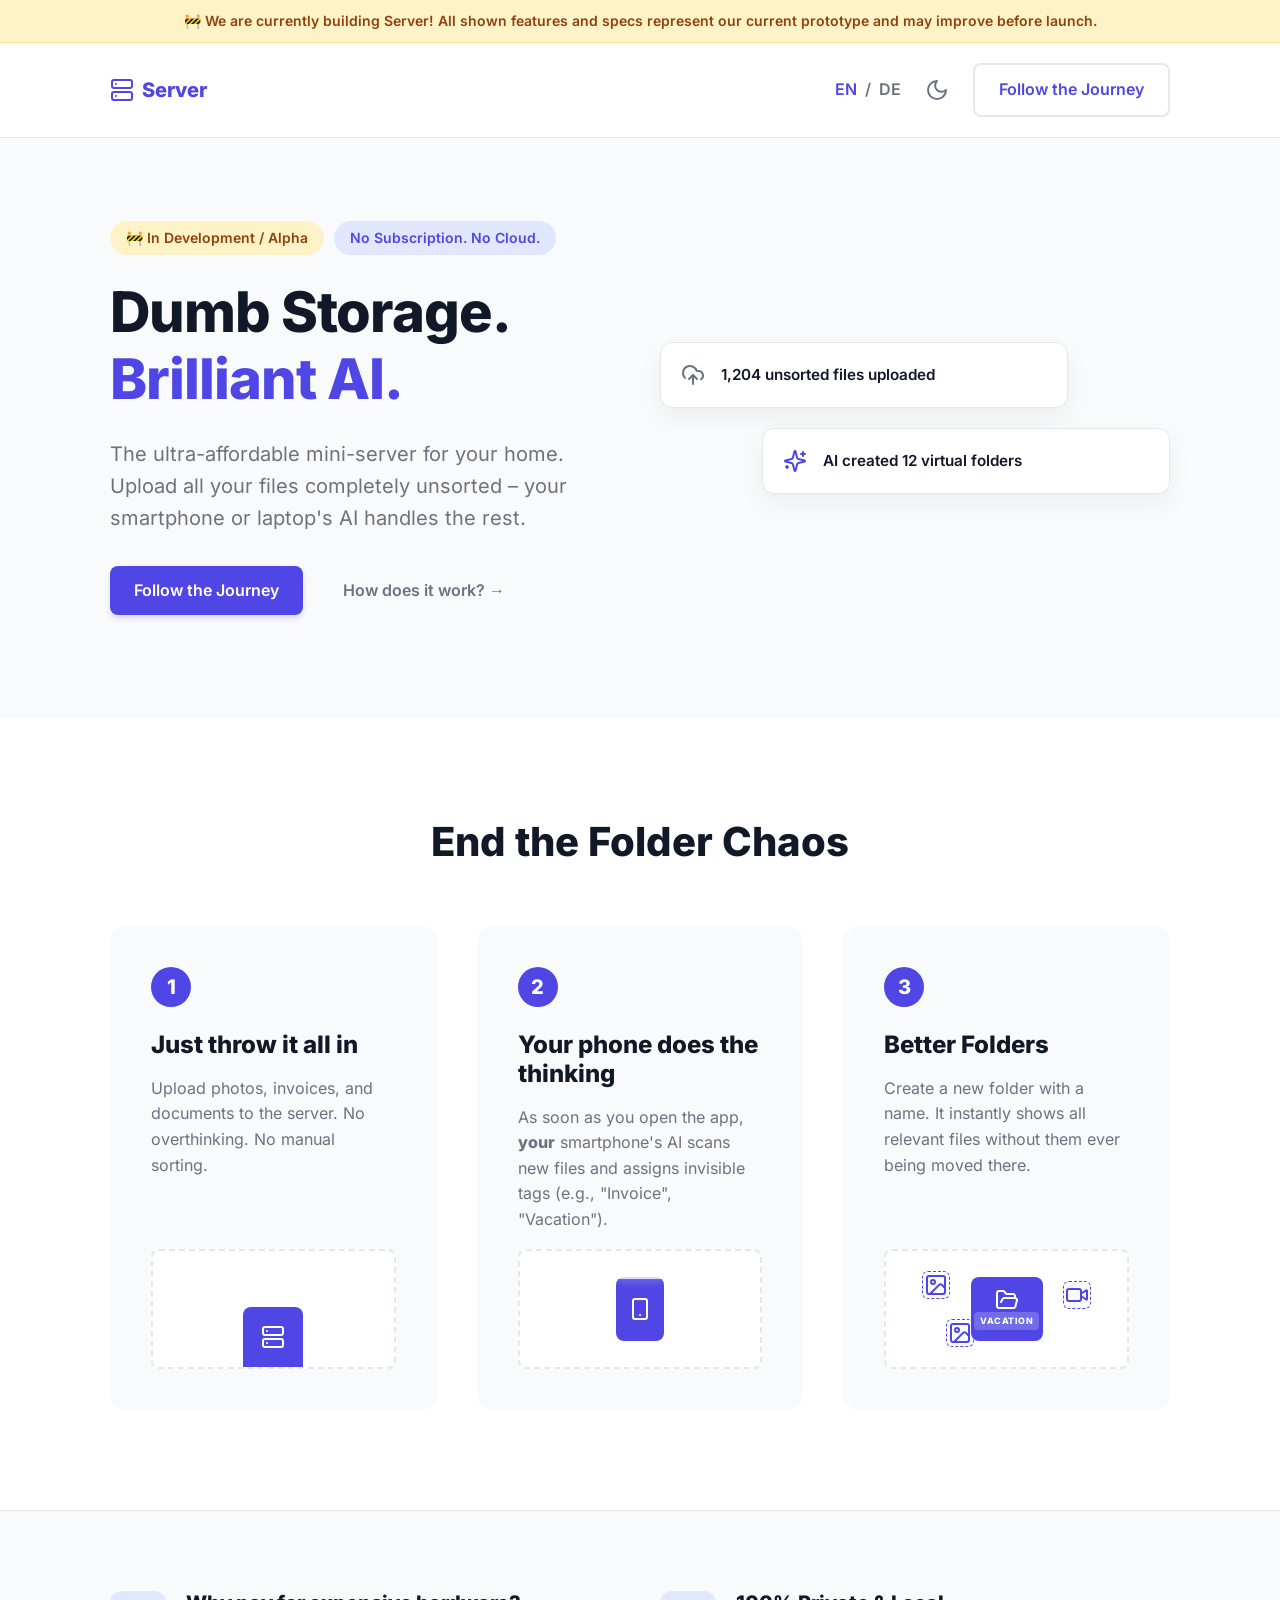
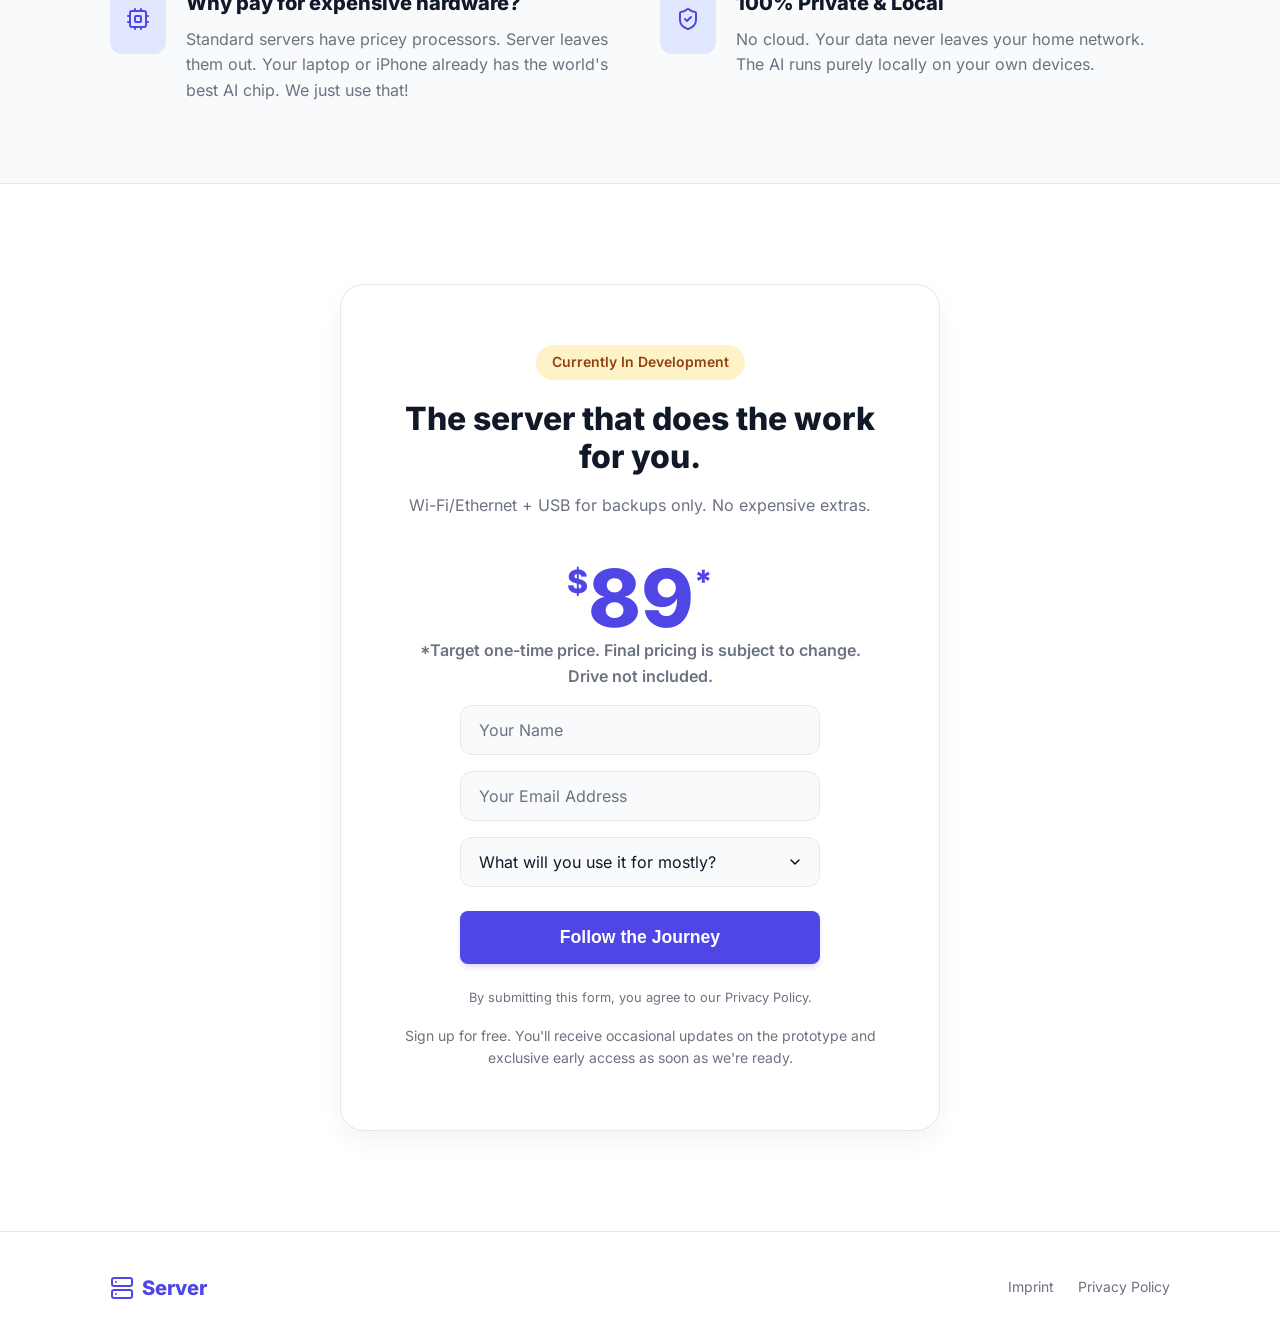
<file: index.html>
<!DOCTYPE html>
<html lang="en">

<head>
    <meta charset="UTF-8">
    <meta name="viewport" content="width=device-width, initial-scale=1.0">
    <title>Server | Dumb Storage. Brilliant AI.</title>
    <link rel="stylesheet" href="styles.css">
    <link rel="stylesheet" href="assets/fonts/inter.css">
    <script src="assets/js/lucide.min.js"></script>
    <script>
        // Check for saved theme preference or system preference EARLY to avoid flash
        const initialTheme = localStorage.getItem('theme') || (window.matchMedia('(prefers-color-scheme: dark)').matches ? 'dark' : 'light');
        document.documentElement.dataset.theme = initialTheme;
    </script>
</head>

<body>
    <div class="dev-banner">
        <span>🚧 We are currently building Server! All shown features and specs represent our current prototype
            and may improve before launch.</span>
    </div>
    <nav class="navbar">
        <div class="container nav-container">
            <div class="logo">
                <i data-lucide="server"></i>
                <span>Server</span>
            </div>
            <div class="nav-actions">
                <div class="lang-switch">
                    <a href="index.html" class="active">EN</a>
                    <span>/</span>
                    <a href="index-de.html">DE</a>
                </div>
                <button id="theme-toggle" class="theme-toggle" aria-label="Toggle dark mode">
                    <i data-lucide="sun" class="sun-icon"></i>
                    <i data-lucide="moon" class="moon-icon"></i>
                </button>
                <a href="#buy" class="btn btn-outline">Follow the Journey</a>
            </div>
        </div>
    </nav>
    <header class="hero">
        <div class="container hero-container">
            <div class="hero-text">
                <div class="badge-group">
                    <div class="badge dev-badge">🚧 In Development / Alpha</div>
                    <div class="badge">No Subscription. No Cloud.</div>
                </div>
                <h1>Dumb Storage.<br><span class="highlight">Brilliant AI.</span></h1>
                <p>The ultra-affordable mini-server for your home. Upload all your files completely unsorted – your
                    smartphone or laptop's AI handles the rest.</p>
                <div class="hero-buttons">
                    <a href="#buy" class="btn btn-primary">Follow the Journey</a>
                    <a href="#how-it-works" class="btn btn-text">How does it work? &rarr;</a>
                </div>
            </div>
            <div class="hero-image">
                <div class="floating-card">
                    <i data-lucide="upload-cloud" class="card-icon"></i>
                    <p>1,204 unsorted files uploaded</p>
                </div>
                <div class="floating-card card-right">
                    <i data-lucide="sparkles" class="card-icon highlight-icon"></i>
                    <p>AI created 12 virtual folders</p>
                </div>
            </div>
        </div>
    </header>

    <section id="how-it-works" class="how-it-works">
        <div class="container">
            <h2 class="section-title">End the Folder Chaos</h2>
            <div class="steps-grid">
                <div class="step-card">
                    <div class="step-number">1</div>
                    <h3>Just throw it all in</h3>
                    <p>Upload photos, invoices, and documents to the server. No overthinking. No manual sorting.</p>
                    <div class="step-viz">
                        <div class="viz-server-box">
                            <i data-lucide="server"></i>
                        </div>
                        <div class="viz-file viz-file-1"><i data-lucide="image"></i></div>
                        <div class="viz-file viz-file-2"><i data-lucide="file-text"></i></div>
                        <div class="viz-file viz-file-3"><i data-lucide="folder"></i></div>
                    </div>
                </div>
                <div class="step-card">
                    <div class="step-number">2</div>
                    <h3>Your phone does the thinking</h3>
                    <p>As soon as you open the app, <b>your</b> smartphone's AI scans new files and assigns invisible
                        tags (e.g., "Invoice", "Vacation").</p>
                    <div class="step-viz step-viz-2">
                        <div class="viz-phone">
                            <i data-lucide="smartphone"></i>
                            <div class="viz-scan-line"></div>
                        </div>
                        <div class="viz-tag viz-tag-1">Invoice</div>
                        <div class="viz-tag viz-tag-2">Vacation</div>
                    </div>
                </div>
                <div class="step-card">
                    <div class="step-number">3</div>
                    <h3>Better Folders</h3>
                    <p>Create a new folder with a name. It instantly shows all relevant files without them ever
                        being moved there.</p>
                    <div class="step-viz step-viz-3">
                        <div class="viz-folder">
                            <i data-lucide="folder-open"></i>
                            <div class="viz-folder-label">Vacation</div>
                        </div>
                        <div class="viz-linked-file viz-linked-1"><i data-lucide="image"></i></div>
                        <div class="viz-linked-file viz-linked-2"><i data-lucide="image"></i></div>
                        <div class="viz-linked-file viz-linked-3"><i data-lucide="video"></i></div>
                    </div>
                </div>
            </div>
        </div>
    </section>
    <section class="benefits">
        <div class="container">
            <div class="benefits-grid">
                <div class="benefit-item">
                    <div class="icon-box"><i data-lucide="cpu"></i></div>
                    <div>
                        <h3>Why pay for expensive hardware?</h3>
                        <p>Standard servers have pricey processors. Server leaves them out. Your laptop or iPhone
                            already
                            has the world's best AI chip. We just use that!</p>
                    </div>
                </div>
                <div class="benefit-item">
                    <div class="icon-box"><i data-lucide="shield-check"></i></div>
                    <div>
                        <h3>100% Private & Local</h3>
                        <p>No cloud. Your data never leaves your home network. The AI runs purely locally on your own
                            devices.</p>
                    </div>
                </div>
            </div>
        </div>
        </div>
    </section>

    <section class="cta-section">
        <div class="container">
            <div id="buy" class="pricing-card">
                <div class="badge dev-badge" style="margin-bottom: 20px;">Currently In Development</div>
                <h2>The server that does the work for you.</h2>
                <p class="specs">Wi-Fi/Ethernet + USB for backups only. No expensive extras.</p>
                <div class="price"><span class="currency">$</span>89<span class="currency">*</span></div>
                <p class="one-time">*Target one-time price. Final pricing is subject to change.<br>Drive not included.
                </p>
                <form class="signup-form" action="https://api.web3forms.com/submit" method="POST">
                    <input type="hidden" name="access_key" value="c5b64311-1f68-48b8-be56-dd666caf0e62">
                    <input type="text" name="name" class="form-input" placeholder="Your Name" required>
                    <input type="email" name="email" class="form-input" placeholder="Your Email Address" required>
                    <select name="use_case" class="form-input" required>
                        <option value="" disabled selected>What will you use it for mostly?</option>
                        <option value="Photo Backup">Photo & Video Backup</option>
                        <option value="Document Sorting">Sorting Invoices & Documents</option>
                        <option value="Developer Server">Local Dev Environment</option>
                        <option value="Media Server">Media Streaming (Plex/Jellyfin)</option>
                        <option value="Other">Other</option>
                    </select>
                    <button type="submit" class="btn btn-primary btn-large">Follow the Journey</button>
                </form>
                <p style="font-size: 0.8rem; color: var(--text-muted); margin-top: 15px;">By submitting this form, you agree to our <a href="privacy-policy.html" style="color: var(--text-color);">Privacy Policy</a>.</p>
                <p class="guarantee">Sign up for free. You'll receive occasional updates on the prototype and exclusive
                    early access as soon as we're ready.</p>
            </div>
        </div>
    </section>

    <footer>
        <div class="container footer-container">
            <div class="logo">
                <i data-lucide="server"></i>
                <span>Server</span>
            </div>
            <div class="footer-links">
                <a href="imprint.html">Imprint</a>
                <a href="privacy-policy.html">Privacy Policy</a>

            </div>
        </div>
    </footer>

    <script>
        // Initialize icons
        lucide.createIcons();

        // Theme switching logic
        const themeToggle = document.getElementById('theme-toggle');

        themeToggle.addEventListener('click', () => {
            const html = document.documentElement;
            const newTheme = html.dataset.theme === 'dark' ? 'light' : 'dark';
            html.dataset.theme = newTheme;
            localStorage.setItem('theme', newTheme);
        });

        // Form Submission
        const form = document.querySelector('.signup-form');
        if (form) {
            form.addEventListener('submit', function (e) {
                e.preventDefault();
                const submitBtn = form.querySelector('button[type="submit"]');
                const originalText = submitBtn.textContent;
                submitBtn.textContent = 'Please wait...';
                submitBtn.style.opacity = '0.7';
                submitBtn.style.cursor = 'not-allowed';
                submitBtn.disabled = true;

                const userEmail = form.querySelector('input[name="email"]').value;

                fetch('https://api.web3forms.com/submit', {
                    method: 'POST',
                    body: new FormData(form)
                }).then(async (response) => {
                    if (response.status == 200) {
                        form.innerHTML = `<div class="success-message"><i data-lucide="check-circle" style="color: #10B981; margin-bottom: 12px; width: 48px; height: 48px;"></i><h3>Thank you!</h3><p>You have been successfully added to our list. A confirmation email has been sent to <strong>${userEmail}</strong>.</p></div>`;
                        lucide.createIcons();
                    } else {
                        submitBtn.textContent = originalText;
                        submitBtn.style.opacity = '1';
                        submitBtn.style.cursor = 'pointer';
                        submitBtn.disabled = false;
                        alert('Something went wrong. Please try again.');
                    }
                }).catch(error => {
                    submitBtn.textContent = originalText;
                    submitBtn.style.opacity = '1';
                    submitBtn.style.cursor = 'pointer';
                    submitBtn.disabled = false;
                    alert('Something went wrong. Please check your connection and try again.');
                });
            });
        }
    </script>
</body>

</html>
</file>
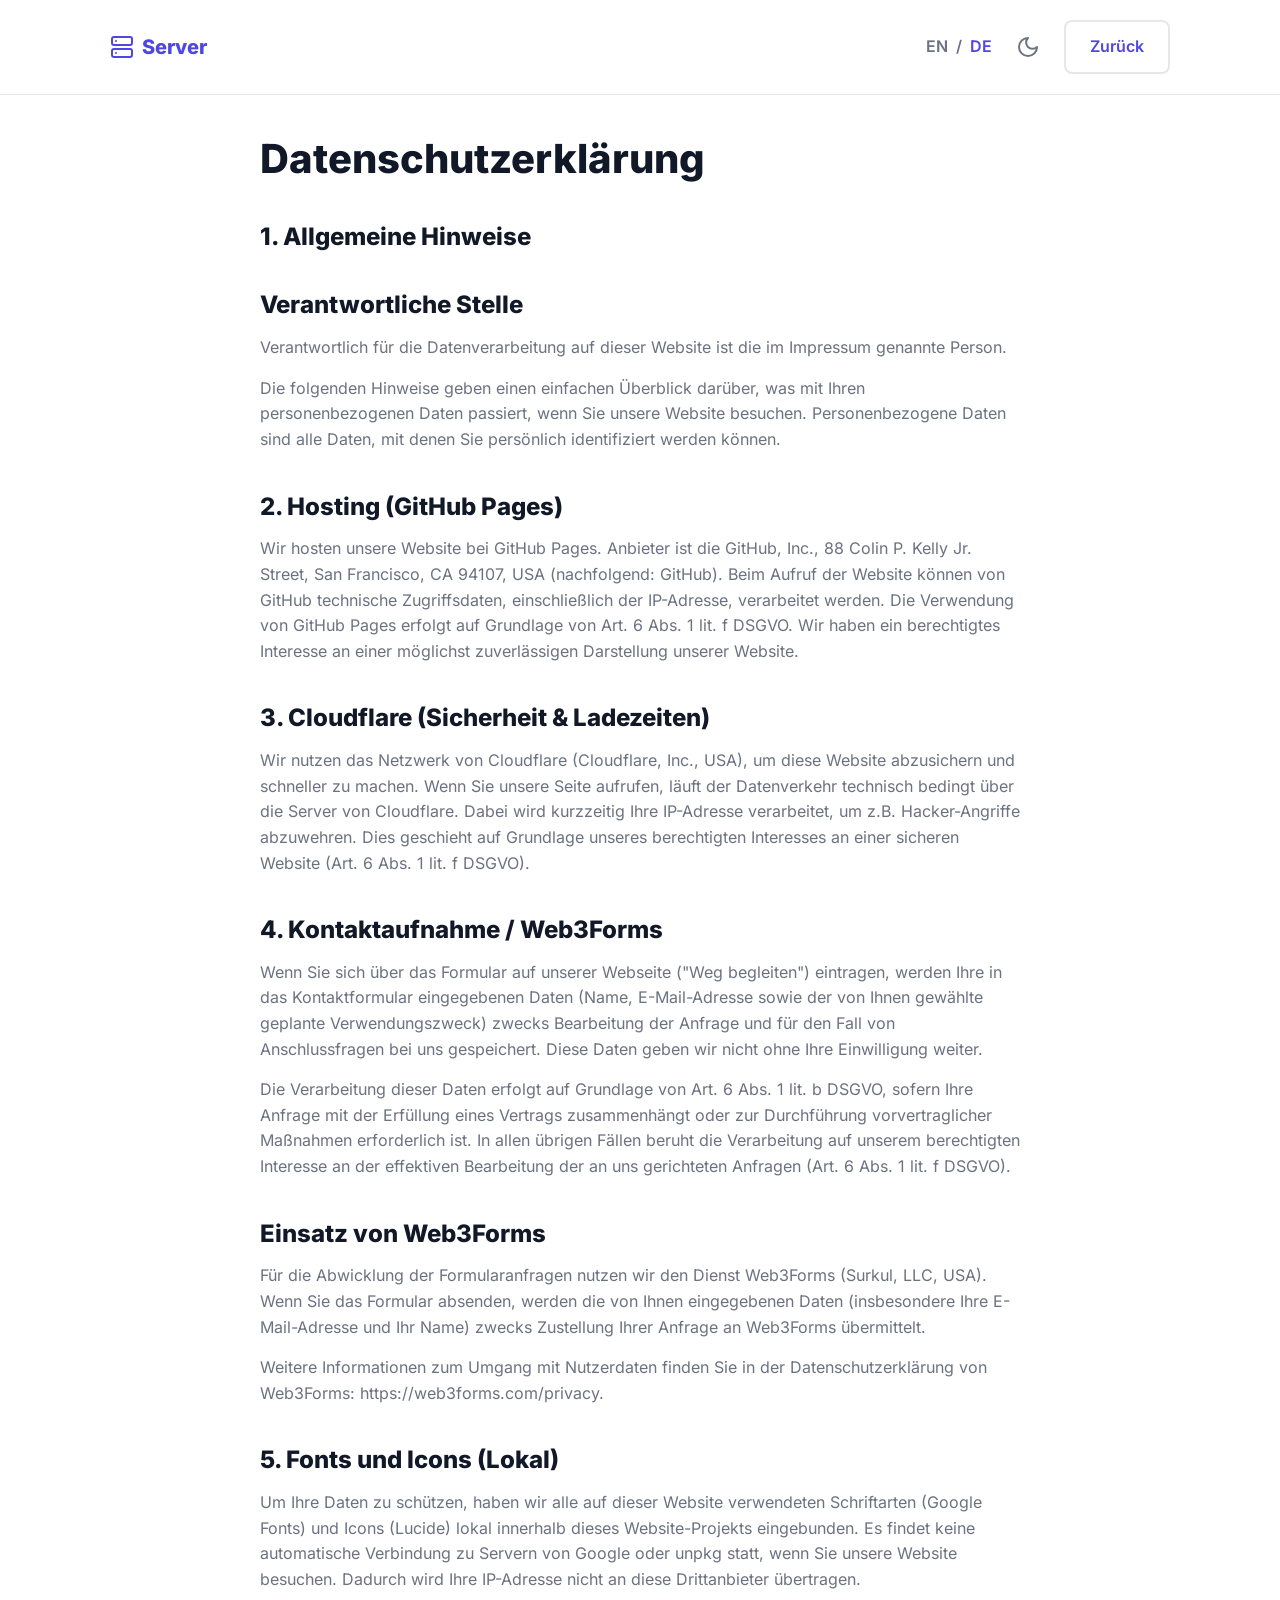
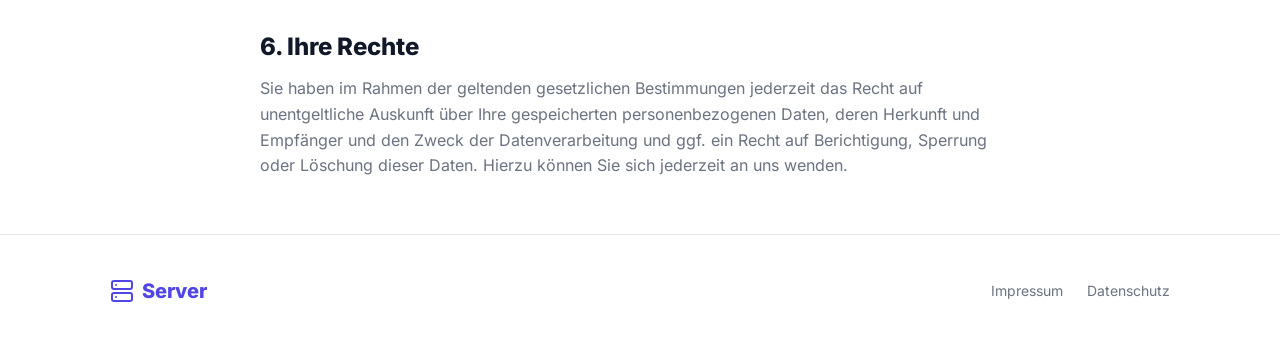
<file: datenschutz.html>
<!DOCTYPE html>
<html lang="de">
<head>
    <meta charset="UTF-8">
    <meta name="viewport" content="width=device-width, initial-scale=1.0">
    <title>Datenschutzerklärung | Server</title>
    <link rel="stylesheet" href="styles.css">
    <link rel="stylesheet" href="assets/fonts/inter.css">
    <script src="assets/js/lucide.min.js"></script>
    <script>
        const initialTheme = localStorage.getItem('theme') || (window.matchMedia('(prefers-color-scheme: dark)').matches ? 'dark' : 'light');
        document.documentElement.dataset.theme = initialTheme;
    </script>
    <style>
        .privacy-content { padding: 40px 20px; max-width: 800px; margin: 0 auto; }
        .privacy-content h1 { margin-bottom: 30px; font-size: 2.5rem; }
        .privacy-content h2, .privacy-content h3 { margin-top: 40px; margin-bottom: 15px; font-size: 1.5rem; }
        .privacy-content p, .privacy-content li { margin-bottom: 15px; color: var(--text-muted); line-height: 1.6; }
        .privacy-content ul { margin-bottom: 15px; padding-left: 20px; }
    </style>
</head>
<body>
    <nav class="navbar">
        <div class="container nav-container">
            <a href="index-de.html" style="text-decoration: none;">
                <div class="logo"><i data-lucide="server"></i><span>Server</span></div>
            </a>
            <div class="nav-actions">
                <div class="lang-switch">
                    <a href="privacy-policy.html">EN</a>
                    <span>/</span>
                    <a href="datenschutz.html" class="active">DE</a>
                </div>
                <button id="theme-toggle" class="theme-toggle"><i data-lucide="sun" class="sun-icon"></i><i data-lucide="moon" class="moon-icon"></i></button>
                <a href="index-de.html" class="btn btn-outline">Zurück</a>
            </div>
        </div>
    </nav>
    <main class="privacy-content container">
        <h1>Datenschutzerklärung</h1>


        <h2>1. Allgemeine Hinweise</h2>
        <h3>Verantwortliche Stelle</h3>
        <p>Verantwortlich für die Datenverarbeitung auf dieser Website ist die im <a href="impressum.html" style="color: var(--text-color);">Impressum</a> genannte Person.</p>
        <p>Die folgenden Hinweise geben einen einfachen Überblick darüber, was mit Ihren personenbezogenen Daten passiert, wenn Sie unsere Website besuchen. Personenbezogene Daten sind alle Daten, mit denen Sie persönlich identifiziert werden können.</p>
        
        <h2>2. Hosting (GitHub Pages)</h2>
        <p>Wir hosten unsere Website bei GitHub Pages. Anbieter ist die GitHub, Inc., 88 Colin P. Kelly Jr. Street, San Francisco, CA 94107, USA (nachfolgend: GitHub). Beim Aufruf der Website können von GitHub technische Zugriffsdaten, einschließlich der IP-Adresse, verarbeitet werden. Die Verwendung von GitHub Pages erfolgt auf Grundlage von Art. 6 Abs. 1 lit. f DSGVO. Wir haben ein berechtigtes Interesse an einer möglichst zuverlässigen Darstellung unserer Website.</p>

        <h2>3. Cloudflare (Sicherheit & Ladezeiten)</h2>
        <p>Wir nutzen das Netzwerk von Cloudflare (Cloudflare, Inc., USA), um diese Website abzusichern und schneller zu machen. Wenn Sie unsere Seite aufrufen, läuft der Datenverkehr technisch bedingt über die Server von Cloudflare. Dabei wird kurzzeitig Ihre IP-Adresse verarbeitet, um z.B. Hacker-Angriffe abzuwehren. Dies geschieht auf Grundlage unseres berechtigten Interesses an einer sicheren Website (Art. 6 Abs. 1 lit. f DSGVO).</p>

        <h2>4. Kontaktaufnahme / Web3Forms</h2>
        <p>Wenn Sie sich über das Formular auf unserer Webseite ("Weg begleiten") eintragen, werden Ihre in das Kontaktformular eingegebenen Daten (Name, E-Mail-Adresse sowie der von Ihnen gewählte geplante Verwendungszweck) zwecks Bearbeitung der Anfrage und für den Fall von Anschlussfragen bei uns gespeichert. Diese Daten geben wir nicht ohne Ihre Einwilligung weiter.</p>
        <p>Die Verarbeitung dieser Daten erfolgt auf Grundlage von Art. 6 Abs. 1 lit. b DSGVO, sofern Ihre Anfrage mit der Erfüllung eines Vertrags zusammenhängt oder zur Durchführung vorvertraglicher Maßnahmen erforderlich ist. In allen übrigen Fällen beruht die Verarbeitung auf unserem berechtigten Interesse an der effektiven Bearbeitung der an uns gerichteten Anfragen (Art. 6 Abs. 1 lit. f DSGVO).</p>
        <h3>Einsatz von Web3Forms</h3>
        <p>Für die Abwicklung der Formularanfragen nutzen wir den Dienst Web3Forms (Surkul, LLC, USA). Wenn Sie das Formular absenden, werden die von Ihnen eingegebenen Daten (insbesondere Ihre E-Mail-Adresse und Ihr Name) zwecks Zustellung Ihrer Anfrage an Web3Forms übermittelt.</p>
        <p>Weitere Informationen zum Umgang mit Nutzerdaten finden Sie in der Datenschutzerklärung von Web3Forms: <a href="https://web3forms.com/privacy" target="_blank" rel="noopener noreferrer">https://web3forms.com/privacy</a>.</p>

        <h2>5. Fonts und Icons (Lokal)</h2>
        <p>Um Ihre Daten zu schützen, haben wir alle auf dieser Website verwendeten Schriftarten (Google Fonts) und Icons (Lucide) lokal innerhalb dieses Website-Projekts eingebunden. Es findet keine automatische Verbindung zu Servern von Google oder unpkg statt, wenn Sie unsere Website besuchen. Dadurch wird Ihre IP-Adresse nicht an diese Drittanbieter übertragen.</p>

        <h2>6. Ihre Rechte</h2>
        <p>Sie haben im Rahmen der geltenden gesetzlichen Bestimmungen jederzeit das Recht auf unentgeltliche Auskunft über Ihre gespeicherten personenbezogenen Daten, deren Herkunft und Empfänger und den Zweck der Datenverarbeitung und ggf. ein Recht auf Berichtigung, Sperrung oder Löschung dieser Daten. Hierzu können Sie sich jederzeit an uns wenden.</p>
    </main>
    <footer>
        <div class="container footer-container">
            <div class="logo"><i data-lucide="server"></i><span>Server</span></div>
            <div class="footer-links">
                <a href="impressum.html">Impressum</a>
                <a href="datenschutz.html">Datenschutz</a>

            </div>
        </div>
    </footer>
    <script>
        lucide.createIcons();
        const themeToggle = document.getElementById('theme-toggle');
        themeToggle.addEventListener('click', () => {
            const html = document.documentElement;
            const newTheme = html.dataset.theme === 'dark' ? 'light' : 'dark';
            html.dataset.theme = newTheme;
            localStorage.setItem('theme', newTheme);
        });
    </script>
</body>
</html>
</file>
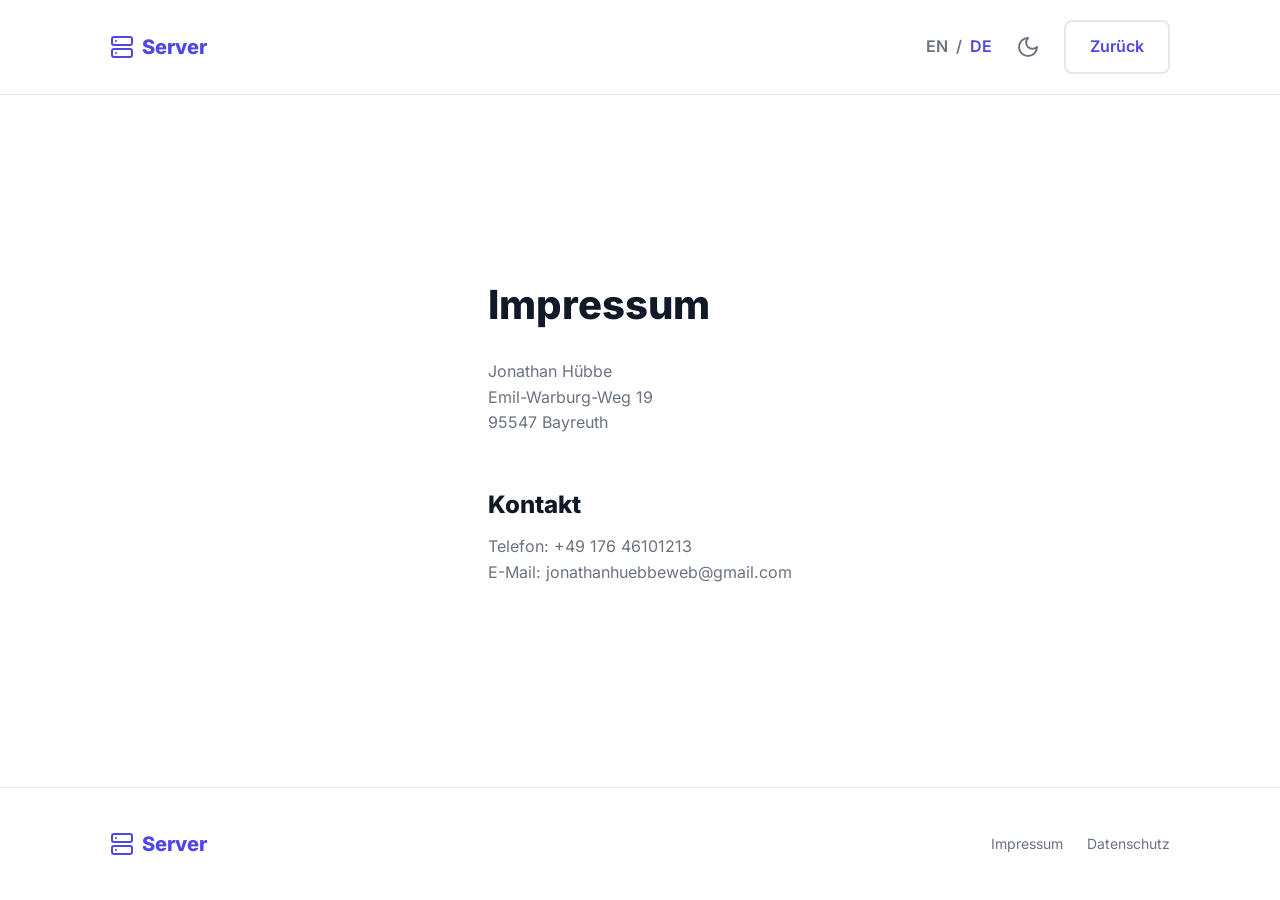
<file: impressum.html>
<!DOCTYPE html>
<html lang="de">

<head>
    <meta charset="UTF-8">
    <meta name="viewport" content="width=device-width, initial-scale=1.0">
    <title>Impressum | Server</title>
    <link rel="stylesheet" href="styles.css">
    <link rel="stylesheet" href="assets/fonts/inter.css">
    <script src="assets/js/lucide.min.js"></script>
    <script>
        const initialTheme = localStorage.getItem('theme') || (window.matchMedia('(prefers-color-scheme: dark)').matches ? 'dark' : 'light');
        document.documentElement.dataset.theme = initialTheme;
    </script>
    <style>
        .impressum-content {
            padding: 40px 20px;
            max-width: 800px;
            margin: 0 auto;
            display: flex;
            flex-direction: column;
            justify-content: center;
        }

        .impressum-content h1 {
            margin-bottom: 30px;
            font-size: 2.5rem;
        }

        .impressum-content h2 {
            margin-top: 40px;
            margin-bottom: 15px;
            font-size: 1.5rem;
        }

        .impressum-content p {
            margin-bottom: 15px;
            color: var(--text-muted);
            line-height: 1.6;
        }
    </style>
</head>

<body>
    <nav class="navbar">
        <div class="container nav-container">
            <a href="index-de.html" style="text-decoration: none;">
                <div class="logo">
                    <i data-lucide="server"></i>
                    <span>Server</span>
                </div>
            </a>
            <div class="nav-actions">
                <div class="lang-switch">
                    <a href="imprint.html">EN</a>
                    <span>/</span>
                    <a href="impressum.html" class="active">DE</a>
                </div>
                <button id="theme-toggle" class="theme-toggle" aria-label="Dark Mode umschalten">
                    <i data-lucide="sun" class="sun-icon"></i>
                    <i data-lucide="moon" class="moon-icon"></i>
                </button>
                <a href="index-de.html" class="btn btn-outline">Zurück</a>
            </div>
        </div>
    </nav>

    <main class="impressum-content container">
        <h1>Impressum</h1>
        <p>
            Jonathan Hübbe<br>
            Emil-Warburg-Weg 19<br>
            95547 Bayreuth
        </p>

        <h2>Kontakt</h2>
        <p>
            Telefon: +49 176 46101213<br>
            E-Mail: jonathanhuebbeweb@gmail.com
        </p>
    </main>

    <footer>
        <div class="container footer-container">
            <div class="logo">
                <i data-lucide="server"></i>
                <span>Server</span>
            </div>
            <div class="footer-links">
                <a href="impressum.html">Impressum</a>
                <a href="datenschutz.html">Datenschutz</a>

            </div>
        </div>
    </footer>

    <script>
        lucide.createIcons();
        const themeToggle = document.getElementById('theme-toggle');
        themeToggle.addEventListener('click', () => {
            const html = document.documentElement;
            const newTheme = html.dataset.theme === 'dark' ? 'light' : 'dark';
            html.dataset.theme = newTheme;
            localStorage.setItem('theme', newTheme);
        });
    </script>
</body>

</html>
</file>
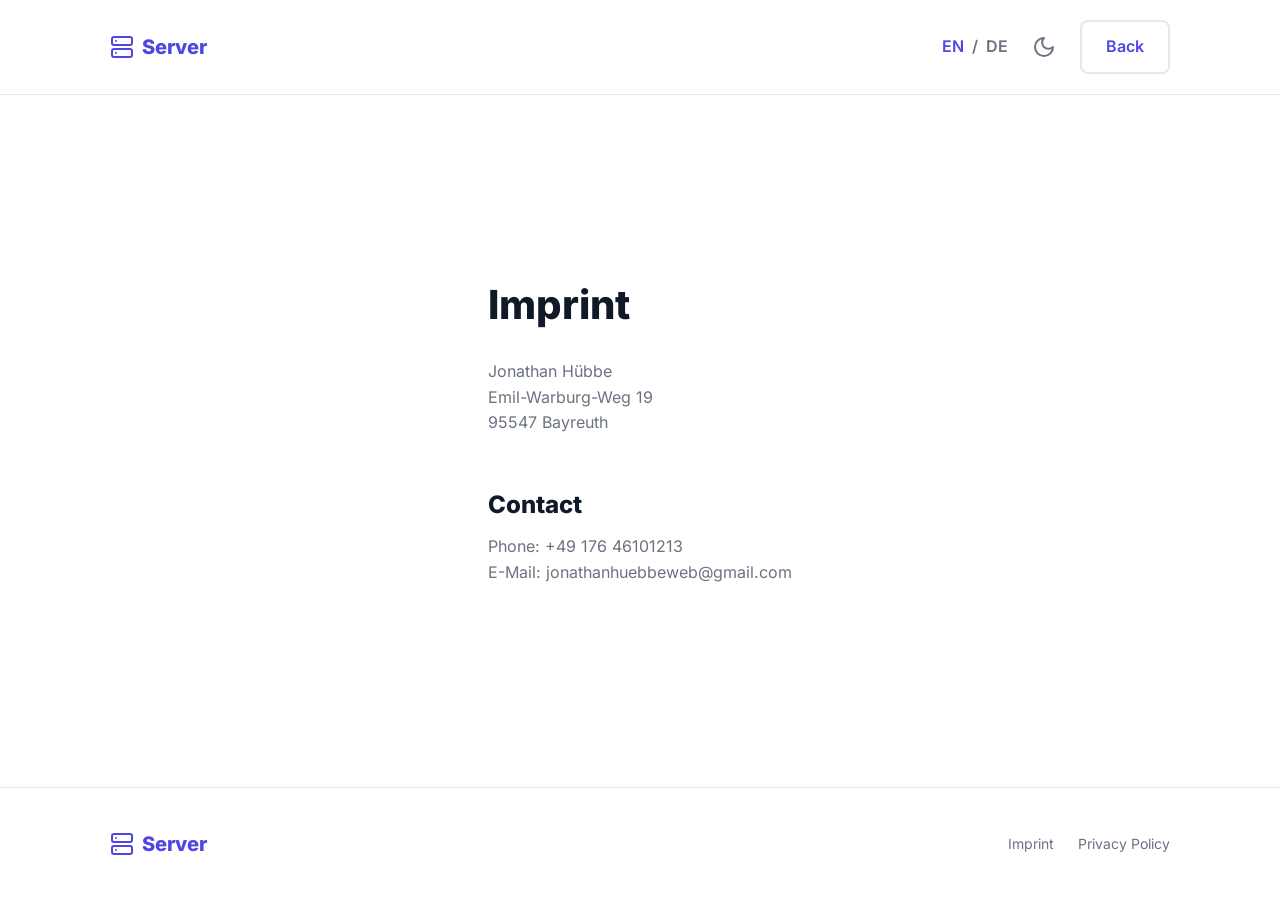
<file: imprint.html>
<!DOCTYPE html>
<html lang="en">

<head>
    <meta charset="UTF-8">
    <meta name="viewport" content="width=device-width, initial-scale=1.0">
    <title>Imprint | Server</title>
    <link rel="stylesheet" href="styles.css">
    <link rel="stylesheet" href="assets/fonts/inter.css">
    <script src="assets/js/lucide.min.js"></script>
    <script>
        const initialTheme = localStorage.getItem('theme') || (window.matchMedia('(prefers-color-scheme: dark)').matches ? 'dark' : 'light');
        document.documentElement.dataset.theme = initialTheme;
    </script>
    <style>
        .impressum-content {
            padding: 40px 20px;
            max-width: 800px;
            margin: 0 auto;
            display: flex;
            flex-direction: column;
            justify-content: center;
        }

        .impressum-content h1 {
            margin-bottom: 30px;
            font-size: 2.5rem;
        }

        .impressum-content h2 {
            margin-top: 40px;
            margin-bottom: 15px;
            font-size: 1.5rem;
        }

        .impressum-content p {
            margin-bottom: 15px;
            color: var(--text-muted);
            line-height: 1.6;
        }
    </style>
</head>

<body>
    <nav class="navbar">
        <div class="container nav-container">
            <a href="index.html" style="text-decoration: none;">
                <div class="logo">
                    <i data-lucide="server"></i>
                    <span>Server</span>
                </div>
            </a>
            <div class="nav-actions">
                <div class="lang-switch">
                    <a href="imprint.html" class="active">EN</a>
                    <span>/</span>
                    <a href="impressum.html">DE</a>
                </div>
                <button id="theme-toggle" class="theme-toggle" aria-label="Toggle Dark Mode">
                    <i data-lucide="sun" class="sun-icon"></i>
                    <i data-lucide="moon" class="moon-icon"></i>
                </button>
                <a href="index.html" class="btn btn-outline">Back</a>
            </div>
        </div>
    </nav>

    <main class="impressum-content container">
        <h1>Imprint</h1>
        <p>
            Jonathan Hübbe<br>
            Emil-Warburg-Weg 19<br>
            95547 Bayreuth
        </p>

        <h2>Contact</h2>
        <p>
            Phone: +49 176 46101213<br>
            E-Mail: jonathanhuebbeweb@gmail.com
        </p>
    </main>

    <footer>
        <div class="container footer-container">
            <div class="logo">
                <i data-lucide="server"></i>
                <span>Server</span>
            </div>
            <div class="footer-links">
                <a href="imprint.html">Imprint</a>
                <a href="privacy-policy.html">Privacy Policy</a>

            </div>
        </div>
    </footer>

    <script>
        lucide.createIcons();
        const themeToggle = document.getElementById('theme-toggle');
        themeToggle.addEventListener('click', () => {
            const html = document.documentElement;
            const newTheme = html.dataset.theme === 'dark' ? 'light' : 'dark';
            html.dataset.theme = newTheme;
            localStorage.setItem('theme', newTheme);
        });
    </script>
</body>

</html>
</file>
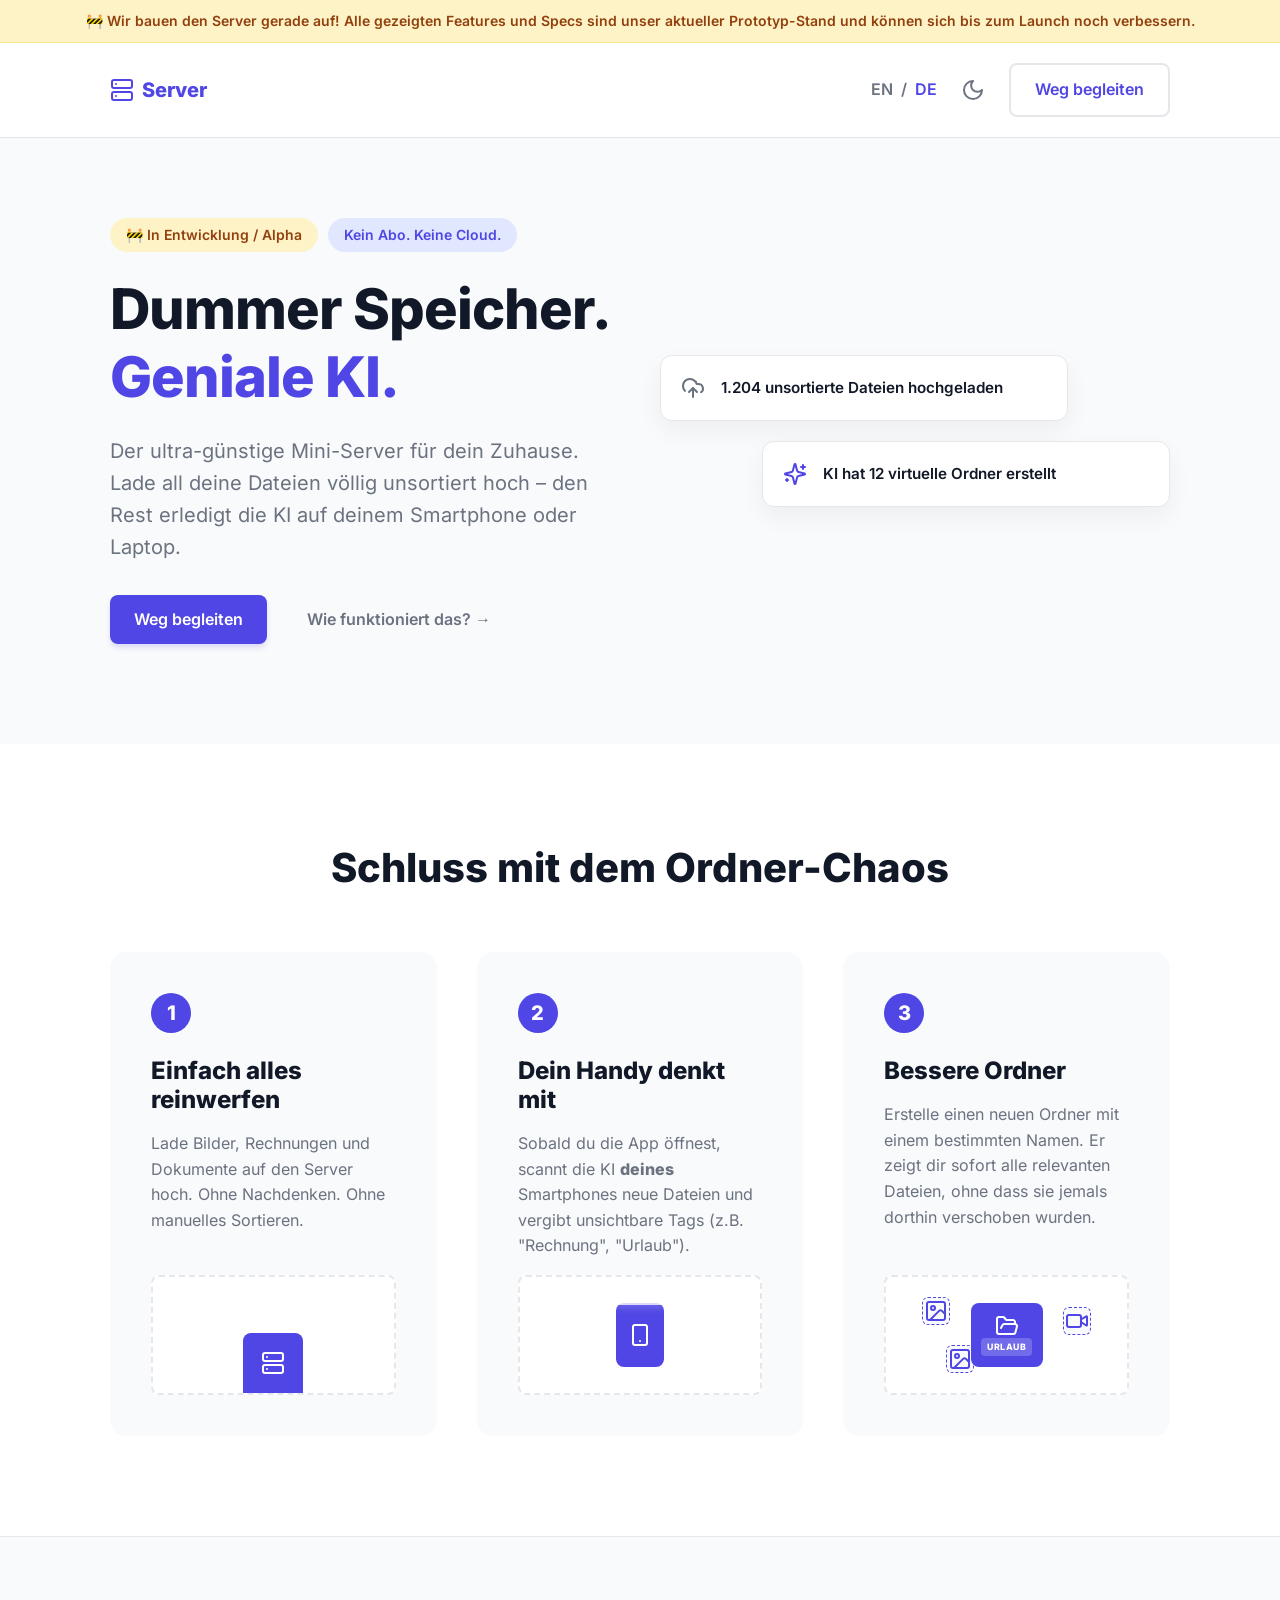
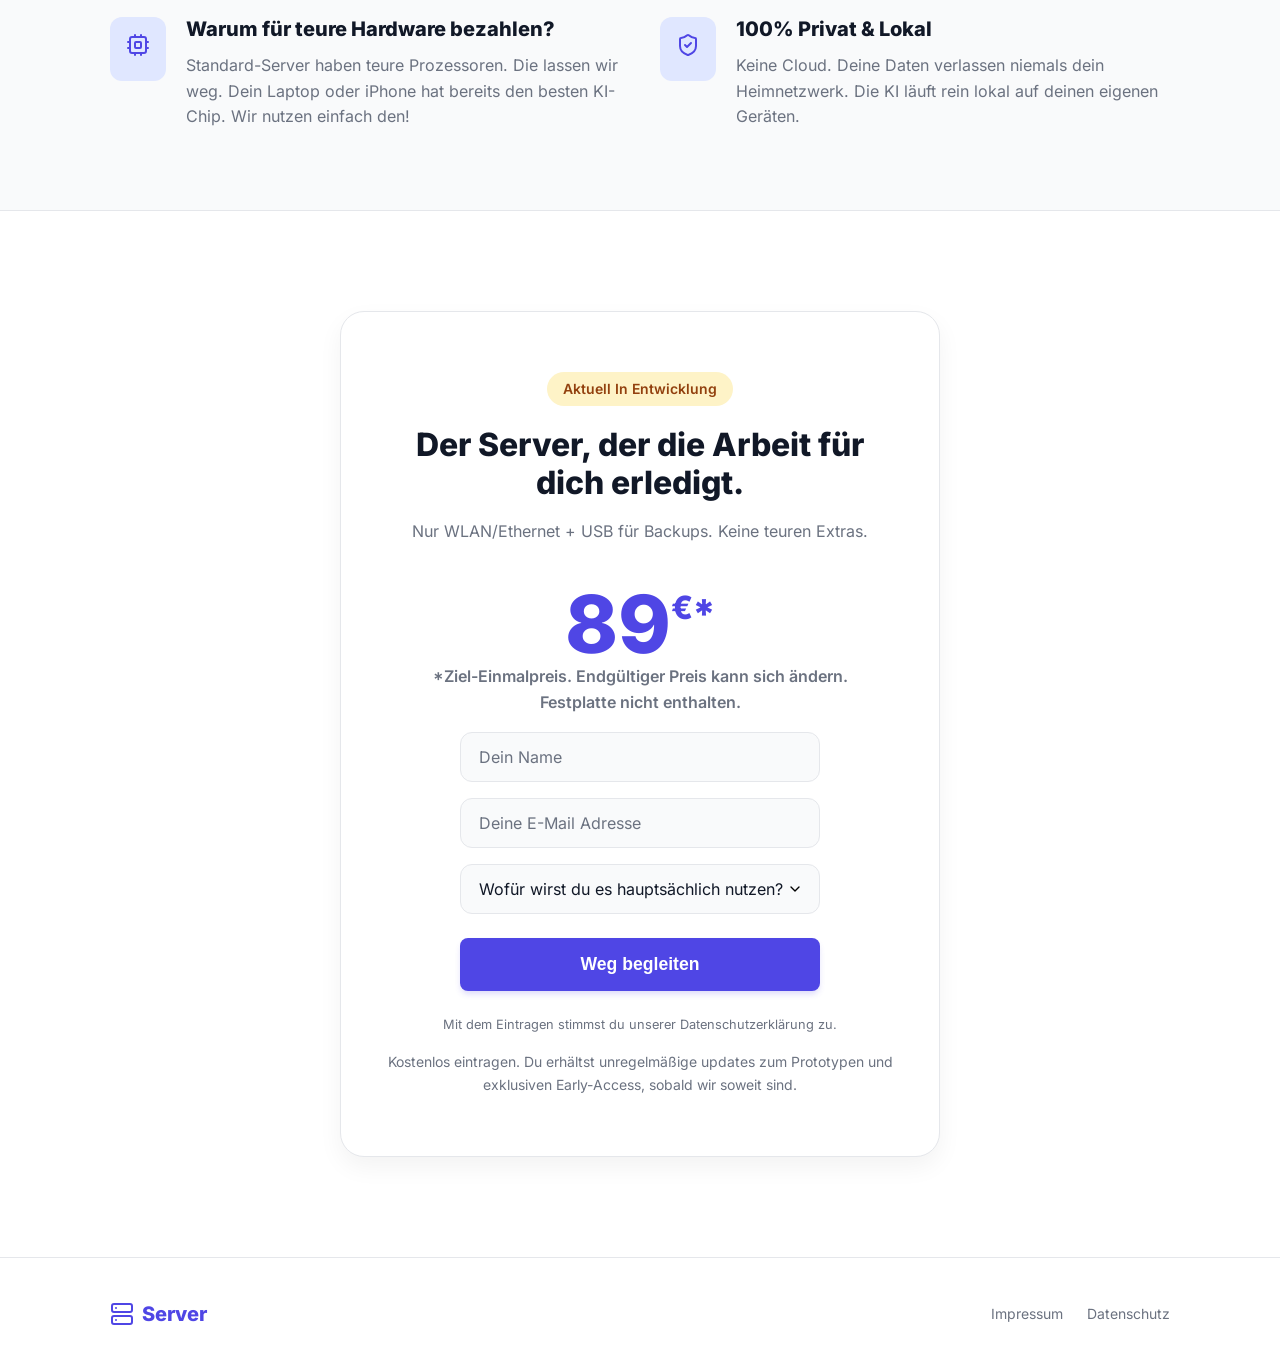
<file: index-de.html>
<!DOCTYPE html>
<html lang="de">

<head>
    <meta charset="UTF-8">
    <meta name="viewport" content="width=device-width, initial-scale=1.0">
    <title>Server | Dummer Speicher. Geniale KI.</title>
    <link rel="stylesheet" href="styles.css">
    <link rel="stylesheet" href="assets/fonts/inter.css">
    <script src="assets/js/lucide.min.js"></script>
    <script>
        // Theme preference 
        const initialTheme = localStorage.getItem('theme') || (window.matchMedia('(prefers-color-scheme: dark)').matches ? 'dark' : 'light');
        document.documentElement.dataset.theme = initialTheme;
    </script>
</head>

<body>
    <div class="dev-banner">
        <span>🚧 Wir bauen den Server gerade auf! Alle gezeigten Features und Specs sind unser aktueller
            Prototyp-Stand und können sich bis zum Launch noch verbessern.</span>
    </div>

    <nav class="navbar">
        <div class="container nav-container">
            <div class="logo">
                <i data-lucide="server"></i>
                <span>Server</span>
            </div>
            <div class="nav-actions">
                <div class="lang-switch">
                    <a href="index.html">EN</a>
                    <span>/</span>
                    <a href="index-de.html" class="active">DE</a>
                </div>
                <button id="theme-toggle" class="theme-toggle" aria-label="Dark Mode umschalten">
                    <i data-lucide="sun" class="sun-icon"></i>
                    <i data-lucide="moon" class="moon-icon"></i>
                </button>
                <a href="#buy" class="btn btn-outline">Weg begleiten</a>
            </div>
        </div>
    </nav>

    <header class="hero">
        <div class="container hero-container">
            <div class="hero-text">
                <div class="badge-group">
                    <div class="badge dev-badge">🚧 In Entwicklung / Alpha</div>
                    <div class="badge">Kein Abo. Keine Cloud.</div>
                </div>
                <h1>Dummer Speicher.<br><span class="highlight">Geniale KI.</span></h1>
                <p>Der ultra-günstige Mini-Server für dein Zuhause. Lade all deine Dateien völlig unsortiert hoch – den
                    Rest erledigt die KI auf deinem Smartphone oder Laptop.</p>
                <div class="hero-buttons">
                    <a href="#buy" class="btn btn-primary">Weg begleiten</a>
                    <a href="#how-it-works" class="btn btn-text">Wie funktioniert das? &rarr;</a>
                </div>
            </div>
            <div class="hero-image">
                <div class="floating-card">
                    <i data-lucide="upload-cloud" class="card-icon"></i>
                    <p>1.204 unsortierte Dateien hochgeladen</p>
                </div>
                <div class="floating-card card-right">
                    <i data-lucide="sparkles" class="card-icon highlight-icon"></i>
                    <p>KI hat 12 virtuelle Ordner erstellt</p>
                </div>
            </div>
        </div>
    </header>

    <section id="how-it-works" class="how-it-works">
        <div class="container">
            <h2 class="section-title">Schluss mit dem Ordner-Chaos</h2>
            <div class="steps-grid">
                <div class="step-card">
                    <div class="step-number">1</div>
                    <h3>Einfach alles reinwerfen</h3>
                    <p>Lade Bilder, Rechnungen und Dokumente auf den Server hoch. Ohne Nachdenken. Ohne manuelles
                        Sortieren.</p>
                    <div class="step-viz">
                        <div class="viz-server-box">
                            <i data-lucide="server"></i>
                        </div>
                        <div class="viz-file viz-file-1"><i data-lucide="image"></i></div>
                        <div class="viz-file viz-file-2"><i data-lucide="file-text"></i></div>
                        <div class="viz-file viz-file-3"><i data-lucide="folder"></i></div>
                    </div>
                </div>
                <div class="step-card">
                    <div class="step-number">2</div>
                    <h3>Dein Handy denkt mit</h3>
                    <p>Sobald du die App öffnest, scannt die KI <b>deines</b> Smartphones neue Dateien und vergibt
                        unsichtbare Tags (z.B. "Rechnung", "Urlaub").</p>
                    <div class="step-viz step-viz-2">
                        <div class="viz-phone">
                            <i data-lucide="smartphone"></i>
                            <div class="viz-scan-line"></div>
                        </div>
                        <div class="viz-tag viz-tag-1">Rechnung</div>
                        <div class="viz-tag viz-tag-2">Urlaub</div>
                    </div>
                </div>
                <div class="step-card">
                    <div class="step-number">3</div>
                    <h3>Bessere Ordner</h3>
                    <p>Erstelle einen neuen Ordner mit einem bestimmten Namen. Er zeigt dir sofort alle relevanten
                        Dateien, ohne
                        dass sie jemals dorthin verschoben wurden.</p>
                    <div class="step-viz step-viz-3">
                        <div class="viz-folder">
                            <i data-lucide="folder-open"></i>
                            <div class="viz-folder-label">Urlaub</div>
                        </div>
                        <div class="viz-linked-file viz-linked-1"><i data-lucide="image"></i></div>
                        <div class="viz-linked-file viz-linked-2"><i data-lucide="image"></i></div>
                        <div class="viz-linked-file viz-linked-3"><i data-lucide="video"></i></div>
                    </div>
                </div>
            </div>
        </div>
    </section>

    <section class="benefits">
        <div class="container">
            <div class="benefits-grid">
                <div class="benefit-item">
                    <div class="icon-box"><i data-lucide="cpu"></i></div>
                    <div>
                        <h3>Warum für teure Hardware bezahlen?</h3>
                        <p>Standard-Server haben teure Prozessoren. Die lassen wir weg. Dein Laptop oder iPhone hat
                            bereits den besten KI-Chip. Wir nutzen einfach den!</p>
                    </div>
                </div>
                <div class="benefit-item">
                    <div class="icon-box"><i data-lucide="shield-check"></i></div>
                    <div>
                        <h3>100% Privat & Lokal</h3>
                        <p>Keine Cloud. Deine Daten verlassen niemals dein Heimnetzwerk. Die KI läuft rein lokal auf
                            deinen eigenen Geräten.</p>
                    </div>
                </div>
            </div>
        </div>
        </div>
    </section>

    <section class="cta-section">
        <div class="container">
            <div id="buy" class="pricing-card">
                <div class="badge dev-badge" style="margin-bottom: 20px;">Aktuell In Entwicklung</div>
                <h2>Der Server, der die Arbeit für dich erledigt.</h2>
                <p class="specs">Nur WLAN/Ethernet + USB für Backups. Keine teuren Extras.</p>
                <div class="price">89<span class="currency">€*</span></div>
                <p class="one-time">*Ziel-Einmalpreis. Endgültiger Preis kann sich ändern.<br>Festplatte nicht
                    enthalten.</p>
                <form class="signup-form" action="https://api.web3forms.com/submit" method="POST">
                    <input type="hidden" name="access_key" value="c5b64311-1f68-48b8-be56-dd666caf0e62">
                    <input type="text" name="name" class="form-input" placeholder="Dein Name" required>
                    <input type="email" name="email" class="form-input" placeholder="Deine E-Mail Adresse" required>
                    <select name="use_case" class="form-input" required>
                        <option value="" disabled selected>Wofür wirst du es hauptsächlich nutzen?</option>
                        <option value="Photo Backup">Foto- & Video-Backup</option>
                        <option value="Document Sorting">Rechnungen & Dokumente sortieren</option>
                        <option value="Developer Server">Lokale Dev-Umgebung</option>
                        <option value="Media Server">Media Streaming (Plex/Jellyfin)</option>
                        <option value="Other">Sonstiges</option>
                    </select>
                    <button type="submit" class="btn btn-primary btn-large">Weg begleiten</button>
                </form>
                <p style="font-size: 0.8rem; color: var(--text-muted); margin-top: 15px;">Mit dem Eintragen stimmst du unserer <a href="datenschutz.html" style="color: var(--text-color);">Datenschutzerklärung</a> zu.</p>
                <p class="guarantee">Kostenlos eintragen. Du erhältst unregelmäßige updates zum Prototypen und
                    exklusiven Early-Access, sobald wir soweit sind.</p>
            </div>
        </div>
    </section>

    <footer>
        <div class="container footer-container">
            <div class="logo">
                <i data-lucide="server"></i>
                <span>Server</span>
            </div>
            <div class="footer-links">
                <a href="impressum.html">Impressum</a>
                <a href="datenschutz.html">Datenschutz</a>

            </div>
        </div>
    </footer>

    <script>
        lucide.createIcons();
        const themeToggle = document.getElementById('theme-toggle');
        themeToggle.addEventListener('click', () => {
            const html = document.documentElement;
            const newTheme = html.dataset.theme === 'dark' ? 'light' : 'dark';
            html.dataset.theme = newTheme;
            localStorage.setItem('theme', newTheme);
        });

        // Formular-Verarbeitung
        const form = document.querySelector('.signup-form');
        if (form) {
            form.addEventListener('submit', function (e) {
                e.preventDefault();
                const submitBtn = form.querySelector('button[type="submit"]');
                const originalText = submitBtn.textContent;
                submitBtn.textContent = 'Bitte warten...';
                submitBtn.style.opacity = '0.7';
                submitBtn.style.cursor = 'not-allowed';
                submitBtn.disabled = true;

                const userEmail = form.querySelector('input[name="email"]').value;

                fetch('https://api.web3forms.com/submit', {
                    method: 'POST',
                    body: new FormData(form)
                }).then(async (response) => {
                    if (response.status == 200) {
                        form.innerHTML = `<div class="success-message"><i data-lucide="check-circle" style="color: #10B981; margin-bottom: 12px; width: 48px; height: 48px;"></i><h3>Vielen Dank!</h3><p>Du stehst auf der Liste. Eine Bestätigungsmail wurde an <strong>${userEmail}</strong> gesendet.</p></div>`;
                        lucide.createIcons();
                    } else {
                        submitBtn.textContent = originalText;
                        submitBtn.style.opacity = '1';
                        submitBtn.style.cursor = 'pointer';
                        submitBtn.disabled = false;
                        alert('Ein Fehler ist aufgetreten. Bitte versuche es erneut.');
                    }
                }).catch(error => {
                    submitBtn.textContent = originalText;
                    submitBtn.style.opacity = '1';
                    submitBtn.style.cursor = 'pointer';
                    submitBtn.disabled = false;
                    alert('Ein Fehler ist aufgetreten. Bitte überprüfe deine Verbindung.');
                });
            });
        }
    </script>
</body>

</html>
</file>
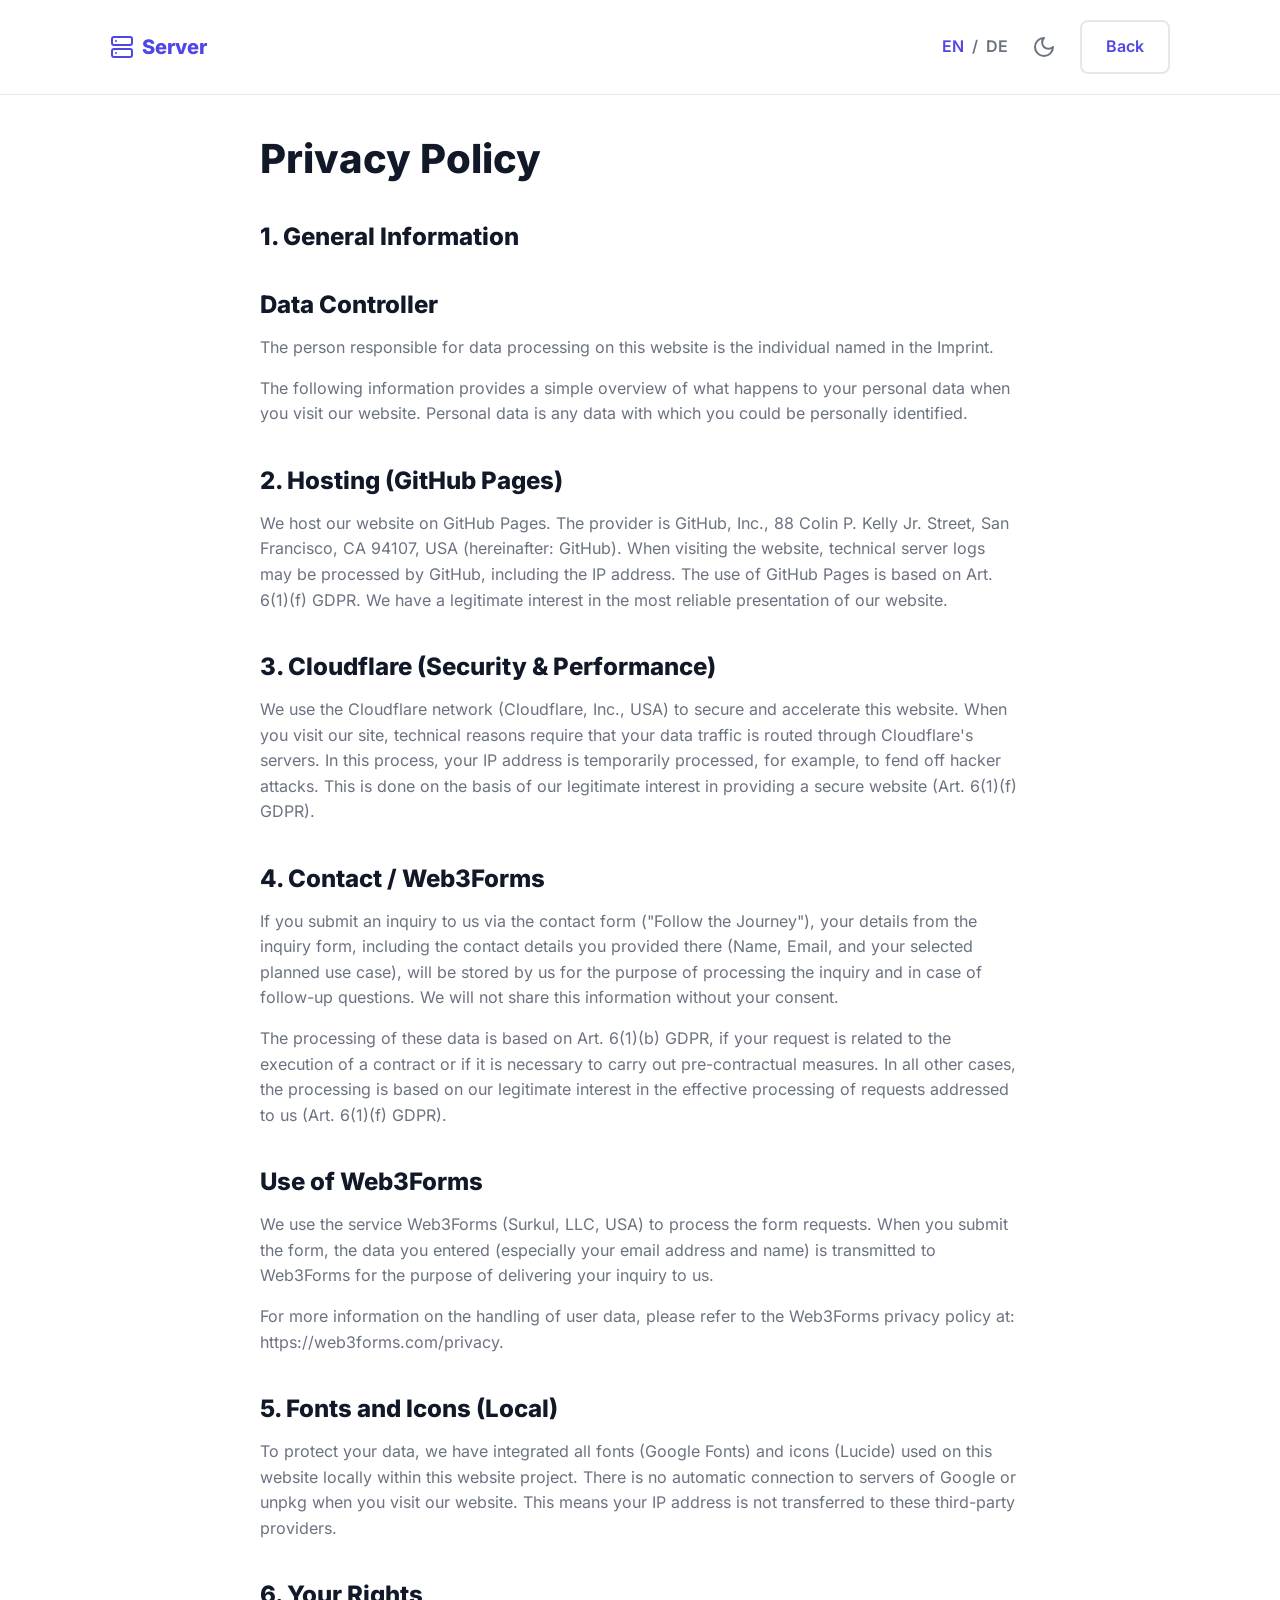
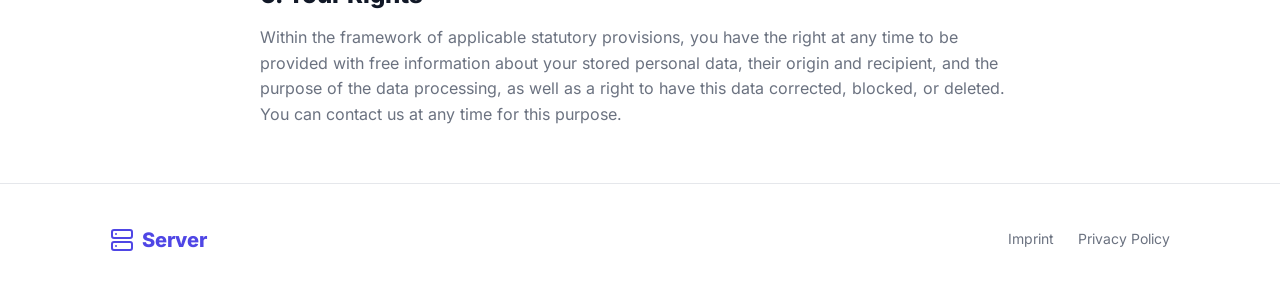
<file: privacy-policy.html>
<!DOCTYPE html>
<html lang="en">
<head>
    <meta charset="UTF-8">
    <meta name="viewport" content="width=device-width, initial-scale=1.0">
    <title>Privacy Policy | Server</title>
    <link rel="stylesheet" href="styles.css">
    <link rel="stylesheet" href="assets/fonts/inter.css">
    <script src="assets/js/lucide.min.js"></script>
    <script>
        const initialTheme = localStorage.getItem('theme') || (window.matchMedia('(prefers-color-scheme: dark)').matches ? 'dark' : 'light');
        document.documentElement.dataset.theme = initialTheme;
    </script>
    <style>
        .privacy-content { padding: 40px 20px; max-width: 800px; margin: 0 auto; }
        .privacy-content h1 { margin-bottom: 30px; font-size: 2.5rem; }
        .privacy-content h2, .privacy-content h3 { margin-top: 40px; margin-bottom: 15px; font-size: 1.5rem; }
        .privacy-content p, .privacy-content li { margin-bottom: 15px; color: var(--text-muted); line-height: 1.6; }
        .privacy-content ul { margin-bottom: 15px; padding-left: 20px; }
    </style>
</head>
<body>
    <nav class="navbar">
        <div class="container nav-container">
            <a href="index.html" style="text-decoration: none;">
                <div class="logo"><i data-lucide="server"></i><span>Server</span></div>
            </a>
            <div class="nav-actions">
                <div class="lang-switch">
                    <a href="privacy-policy.html" class="active">EN</a>
                    <span>/</span>
                    <a href="datenschutz.html">DE</a>
                </div>
                <button id="theme-toggle" class="theme-toggle"><i data-lucide="sun" class="sun-icon"></i><i data-lucide="moon" class="moon-icon"></i></button>
                <a href="index.html" class="btn btn-outline">Back</a>
            </div>
        </div>
    </nav>
    <main class="privacy-content container">
        <h1>Privacy Policy</h1>


        <h2>1. General Information</h2>
        <h3>Data Controller</h3>
        <p>The person responsible for data processing on this website is the individual named in the <a href="imprint.html" style="color: var(--text-color);">Imprint</a>.</p>
        <p>The following information provides a simple overview of what happens to your personal data when you visit our website. Personal data is any data with which you could be personally identified.</p>
        
        <h2>2. Hosting (GitHub Pages)</h2>
        <p>We host our website on GitHub Pages. The provider is GitHub, Inc., 88 Colin P. Kelly Jr. Street, San Francisco, CA 94107, USA (hereinafter: GitHub). When visiting the website, technical server logs may be processed by GitHub, including the IP address. The use of GitHub Pages is based on Art. 6(1)(f) GDPR. We have a legitimate interest in the most reliable presentation of our website.</p>

        <h2>3. Cloudflare (Security & Performance)</h2>
        <p>We use the Cloudflare network (Cloudflare, Inc., USA) to secure and accelerate this website. When you visit our site, technical reasons require that your data traffic is routed through Cloudflare's servers. In this process, your IP address is temporarily processed, for example, to fend off hacker attacks. This is done on the basis of our legitimate interest in providing a secure website (Art. 6(1)(f) GDPR).</p>

        <h2>4. Contact / Web3Forms</h2>
        <p>If you submit an inquiry to us via the contact form ("Follow the Journey"), your details from the inquiry form, including the contact details you provided there (Name, Email, and your selected planned use case), will be stored by us for the purpose of processing the inquiry and in case of follow-up questions. We will not share this information without your consent.</p>
        <p>The processing of these data is based on Art. 6(1)(b) GDPR, if your request is related to the execution of a contract or if it is necessary to carry out pre-contractual measures. In all other cases, the processing is based on our legitimate interest in the effective processing of requests addressed to us (Art. 6(1)(f) GDPR).</p>
        <h3>Use of Web3Forms</h3>
        <p>We use the service Web3Forms (Surkul, LLC, USA) to process the form requests. When you submit the form, the data you entered (especially your email address and name) is transmitted to Web3Forms for the purpose of delivering your inquiry to us.</p>
        <p>For more information on the handling of user data, please refer to the Web3Forms privacy policy at: <a href="https://web3forms.com/privacy" target="_blank" rel="noopener noreferrer">https://web3forms.com/privacy</a>.</p>

        <h2>5. Fonts and Icons (Local)</h2>
        <p>To protect your data, we have integrated all fonts (Google Fonts) and icons (Lucide) used on this website locally within this website project. There is no automatic connection to servers of Google or unpkg when you visit our website. This means your IP address is not transferred to these third-party providers.</p>

        <h2>6. Your Rights</h2>
        <p>Within the framework of applicable statutory provisions, you have the right at any time to be provided with free information about your stored personal data, their origin and recipient, and the purpose of the data processing, as well as a right to have this data corrected, blocked, or deleted. You can contact us at any time for this purpose.</p>
    </main>
    <footer>
        <div class="container footer-container">
            <div class="logo"><i data-lucide="server"></i><span>Server</span></div>
            <div class="footer-links">
                <a href="imprint.html">Imprint</a>
                <a href="privacy-policy.html">Privacy Policy</a>

            </div>
        </div>
    </footer>
    <script>
        lucide.createIcons();
        const themeToggle = document.getElementById('theme-toggle');
        themeToggle.addEventListener('click', () => {
            const html = document.documentElement;
            const newTheme = html.dataset.theme === 'dark' ? 'light' : 'dark';
            html.dataset.theme = newTheme;
            localStorage.setItem('theme', newTheme);
        });
    </script>
</body>
</html>
</file>
<file: styles.css>
:root {
    --primary-color: #4F46E5;
    /* A trust-inspiring, modern Indigo */
    --primary-hover: #4338CA;
    --text-dark: #111827;
    --text-muted: #6B7280;
    --bg-light: #F9FAFB;
    --white: #FFFFFF;
    --border-color: #E5E7EB;
    --card-shadow: 0 10px 25px rgba(0, 0, 0, 0.05);
}

[data-theme="dark"] {
    --text-dark: #F9FAFB;
    --text-muted: #94A3B8;
    --bg-light: #1E293B;
    /* Slightly lighter for contrast */
    --white: #0F172A;
    --border-color: #334155;
    /* More visible border */
    --card-shadow: 0 10px 30px rgba(0, 0, 0, 0.4);
}

* {
    margin: 0;
    padding: 0;
    box-sizing: border-box;
}

main {
    flex: 1;
}


html {
    scroll-behavior: smooth;
    font-size: 16px;
    -webkit-text-size-adjust: 100%;
    -moz-text-size-adjust: 100%;
    text-size-adjust: 100%;
}

body {
    font-family: 'Inter', sans-serif;
    background-color: var(--white);
    color: var(--text-dark);
    line-height: 1.6;
    overflow-x: hidden;
    width: 100%;
    display: flex;
    flex-direction: column;
    min-height: 100vh;
}

.container {
    max-width: 1100px;
    margin: 0 auto;
    padding: 0 20px;
}

a {
    text-decoration: none;
    color: inherit;
}

h1,
h2,
h3 {
    line-height: 1.2;
    font-weight: 800;
}

/* Buttons */
.btn {
    display: inline-block;
    padding: 12px 24px;
    border-radius: 8px;
    font-weight: 600;
    cursor: pointer;
    transition: all 0.2s ease;
    text-align: center;
}

.btn-primary {
    background-color: var(--primary-color);
    color: var(--white);
    border: none;
    box-shadow: 0 4px 6px -1px rgba(79, 70, 229, 0.2);
}

.btn-primary:hover {
    background-color: var(--primary-hover);
    transform: translateY(-2px);
}

.btn-outline {
    background-color: transparent;
    color: var(--primary-color);
    border: 2px solid var(--border-color);
}

.btn-outline:hover {
    border-color: var(--primary-color);
}

.btn-text {
    color: var(--text-muted);
    font-weight: 600;
}

.btn-text:hover {
    color: var(--primary-color);
}

.btn-large {
    padding: 16px 32px;
    font-size: 1.1rem;
    width: 100%;
    max-width: 300px;
}

/* Navigation */
.dev-banner {
    background-color: #FEF3C7;
    color: #92400E;
    text-align: center;
    padding: 10px 20px;
    font-size: 0.875rem;
    font-weight: 600;
    border-bottom: 1px solid #FDE68A;
    word-break: break-word;
    overflow-wrap: break-word;
}

[data-theme="dark"] .dev-banner {
    background-color: #451A03;
    color: #FDE68A;
    border-bottom: 1px solid #78350F;
}

.navbar {
    padding: 20px 0;
    border-bottom: 1px solid var(--border-color);
    background-color: var(--white);
}

.nav-container {
    display: flex;
    justify-content: space-between;
    align-items: center;
}

.logo {
    display: flex;
    align-items: center;
    gap: 8px;
    font-size: 1.25rem;
    font-weight: 800;
    color: var(--primary-color);
}

.nav-actions {
    display: flex;
    align-items: center;
    gap: 16px;
}

.lang-switch {
    display: flex;
    align-items: center;
    gap: 8px;
    font-weight: 600;
    color: var(--text-muted);
}

.lang-switch a {
    transition: color 0.2s;
}

.lang-switch a:hover,
.lang-switch a.active {
    color: var(--primary-color);
}

.theme-toggle {
    background: none;
    border: none;
    color: var(--text-muted);
    cursor: pointer;
    padding: 8px;
    display: flex;
    align-items: center;
    justify-content: center;
    border-radius: 50%;
    transition: background-color 0.2s, color 0.2s;
}

.theme-toggle:hover {
    background-color: var(--bg-light);
    color: var(--primary-color);
}

[data-theme="dark"] .sun-icon {
    display: block;
}

[data-theme="dark"] .moon-icon {
    display: none;
}

.sun-icon {
    display: none;
}

.moon-icon {
    display: block;
}

/* Hero Section */
.hero {
    padding: 80px 0 100px;
    background-color: var(--bg-light);
    overflow: hidden;
}

.hero-container {
    display: flex;
    align-items: center;
    gap: 40px;
}

.hero-text {
    flex: 1;
}

.badge-group {
    display: flex;
    flex-wrap: wrap;
    gap: 10px;
    margin-bottom: 24px;
}

.badge {
    display: inline-block;
    background-color: #E0E7FF;
    color: var(--primary-color);
    padding: 6px 16px;
    border-radius: 20px;
    font-size: 0.875rem;
    font-weight: 600;
}

[data-theme="dark"] .badge {
    background-color: rgba(79, 70, 229, 0.2);
    color: #818CF8;
}

.dev-badge {
    background-color: #FEF3C7;
    color: #92400E;
}

[data-theme="dark"] .dev-badge {
    background-color: rgba(245, 158, 11, 0.2);
    color: #FBBF24;
}

.hero-text h1 {
    font-size: 3.5rem;
    margin-bottom: 24px;
    letter-spacing: -1px;
}

.highlight {
    color: var(--primary-color);
}

.hero-text p {
    font-size: 1.25rem;
    color: var(--text-muted);
    margin-bottom: 32px;
}

.hero-buttons {
    display: flex;
    align-items: center;
    gap: 16px;
}

.hero-image {
    flex: 1;
    position: relative;
    height: 400px;
    display: flex;
    flex-direction: column;
    justify-content: center;
    gap: 20px;
}

.floating-card {
    background: var(--white);
    padding: 20px;
    border-radius: 12px;
    box-shadow: var(--card-shadow);
    display: flex;
    align-items: center;
    gap: 16px;
    width: 80%;
    border: 1px solid var(--border-color);
    animation: float 6s ease-in-out infinite;
}

.card-right {
    align-self: flex-end;
    animation-delay: 1s;
}

.card-icon {
    color: var(--text-muted);
}

.highlight-icon {
    color: var(--primary-color);
}

.floating-card p {
    font-weight: 600;
    font-size: 0.95rem;
}

@keyframes float {
    0% {
        transform: translateY(0px);
    }

    50% {
        transform: translateY(-10px);
    }

    100% {
        transform: translateY(0px);
    }
}

/* How it works */
.how-it-works {
    padding: 20px 0 100px 0;
    margin-top: 80px;
}

.section-title {
    text-align: center;
    font-size: 2.5rem;
    margin-bottom: 60px;
}

.steps-grid {
    display: grid;
    grid-template-columns: repeat(auto-fit, minmax(300px, 1fr));
    gap: 40px;
}

.step-card {
    background: var(--bg-light);
    padding: 40px;
    border-radius: 16px;
    position: relative;
    border: 1px solid transparent;
    transition: transform 0.3s ease, border-color 0.3s ease;
    display: flex;
    flex-direction: column;
}

[data-theme="dark"] .step-card {
    border-color: var(--border-color);
}

.step-card:hover {
    transform: translateY(-5px);
    border-color: var(--primary-color);
}

.step-number {
    background: var(--primary-color);
    color: var(--white);
    width: 40px;
    height: 40px;
    display: flex;
    align-items: center;
    justify-content: center;
    border-radius: 50%;
    font-weight: 800;
    font-size: 1.25rem;
    margin-bottom: 24px;
}

.step-card h3 {
    font-size: 1.5rem;
    margin-bottom: 16px;
}

.step-card p {
    color: var(--text-muted);
    flex-grow: 1;
    margin-bottom: 0;
}

/* Benefits */
.benefits {
    padding: 80px 0;
    background-color: var(--bg-light);
    border-top: 1px solid var(--border-color);
    border-bottom: 1px solid var(--border-color);
}

/* Form Styles */
.signup-form {
    display: flex;
    flex-direction: column;
    gap: 16px;
    margin: 16px auto 24px auto;
    width: 100%;
    max-width: 360px;
}

.form-input,
.form-textarea {
    width: 100%;
    padding: 14px 18px;
    border: 1px solid var(--border-color);
    border-radius: 12px;
    background-color: var(--bg-light);
    color: var(--text-dark);
    font-family: 'Inter', sans-serif;
    font-size: 1rem;
    transition: all 0.2s ease;
}

select.form-input {
    appearance: none;
    -webkit-appearance: none;
    -moz-appearance: none;
    background-image: url("data:image/svg+xml;charset=UTF-8,%3csvg xmlns='http://www.w3.org/2000/svg' viewBox='0 0 24 24' fill='none' stroke='currentColor' stroke-width='2' stroke-linecap='round' stroke-linejoin='round'%3e%3cpolyline points='6 9 12 15 18 9'%3e%3c/polyline%3e%3c/svg%3e");
    background-repeat: no-repeat;
    background-position: right 16px center;
    background-size: 16px;
}

select.form-input option {
    background-color: var(--bg-light);
    color: var(--text-dark);
}

.form-textarea {
    min-height: 100px;
    resize: vertical;
}

.form-input::placeholder,
.form-textarea::placeholder {
    color: var(--text-muted);
}

.form-input:focus,
.form-textarea:focus {
    outline: none;
    border-color: var(--primary-color);
    box-shadow: 0 0 0 4px rgba(79, 70, 229, 0.15);
    background-color: var(--white);
}

[data-theme="dark"] .form-input:focus,
[data-theme="dark"] .form-textarea:focus {
    box-shadow: 0 0 0 4px rgba(129, 140, 248, 0.25);
}

.signup-form .btn {
    width: 100%;
    max-width: none;
    margin-top: 8px;
}

.benefits-grid {
    display: grid;
    grid-template-columns: repeat(auto-fit, minmax(350px, 1fr));
    gap: 40px;
}

.benefit-item {
    display: flex;
    gap: 20px;
}

.icon-box {
    background: #E0E7FF;
    color: var(--primary-color);
    padding: 16px;
    border-radius: 12px;
    height: fit-content;
    transition: background-color 0.3s ease, color 0.3s ease;
}

[data-theme="dark"] .icon-box {
    background: rgba(79, 70, 229, 0.2);
    color: #818CF8;
}

.benefit-item h3 {
    font-size: 1.25rem;
    margin-bottom: 12px;
}

.benefit-item p {
    color: var(--text-muted);
}

/* CTA / Pricing */
.cta-section {
    padding: 100px 0;
    text-align: center;
}

.pricing-card {
    max-width: 600px;
    margin: 0 auto;
    padding: 60px 40px;
    border-radius: 24px;
    box-shadow: var(--card-shadow);
    background: var(--white);
    border: 1px solid var(--border-color);
    transition: transform 0.3s ease, box-shadow 0.3s ease;
    scroll-margin-top: 40px;
}

.pricing-card:hover {
    transform: translateY(-5px);
    box-shadow: 0 20px 50px rgba(0, 0, 0, 0.1);
}

[data-theme="dark"] .pricing-card:hover {
    box-shadow: 0 20px 50px rgba(0, 0, 0, 0.5);
}

.pricing-card h2 {
    font-size: 2rem;
    margin-bottom: 16px;
}

.specs {
    color: var(--text-muted);
    margin-bottom: 40px;
}

.price {
    font-size: 5rem;
    font-weight: 800;
    color: var(--primary-color);
    line-height: 1;
    display: flex;
    justify-content: center;
    align-items: flex-start;
}

.currency {
    font-size: 2rem;
    margin-top: 8px;
}

.one-time {
    color: var(--text-muted);
    font-weight: 600;
    margin-bottom: 16px;
}

.guarantee {
    margin-top: 16px;
    font-size: 0.875rem;
    color: var(--text-muted);
}

/* Footer */
footer {
    padding: 40px 0;
    background-color: var(--white);
    border-top: 1px solid var(--border-color);
}

.footer-container {
    display: flex;
    justify-content: space-between;
    align-items: center;
    flex-wrap: wrap;
    gap: 20px;
}

.footer-links {
    display: flex;
    gap: 24px;
}

.footer-links a {
    color: var(--text-muted);
    font-size: 0.875rem;
}

.footer-links a:hover {
    color: var(--primary-color);
}

/* Responsive Design */
@media (max-width: 768px) {
    .hero-container {
        flex-direction: column;
        text-align: center;
    }

    .hero-text h1 {
        font-size: 2.5rem;
    }

    .hero-buttons {
        justify-content: center;
        flex-direction: column;
    }

    .btn-text {
        margin-top: 10px;
    }

    .hero-image {
        display: none;
        /* Hide on small screens for simplicity */
    }

    .footer-container {
        flex-direction: column;
        text-align: center;
    }

    /* Navbar mobile adjustments */
    .navbar {
        padding: 15px 0;
    }

    .logo {
        font-size: 1.1rem;
        gap: 6px;
    }

    .nav-actions {
        gap: 12px;
    }

    .lang-switch {
        font-size: 0.85rem;
        gap: 4px;
    }

    .btn-outline {
        padding: 8px 16px;
        font-size: 0.85rem;
    }
}

@media (max-width: 400px) {
    .logo span {
        display: none;
        /* Hide brand name text on extremely small screens, keep icon */
    }
}

/* Step 1 Visualization */
.step-viz {
    margin-top: 16px;
    height: 120px;
    position: relative;
    display: flex;
    justify-content: center;
    align-items: flex-end;
    overflow: hidden;
    border-radius: 8px;
    background: var(--white);
    border: 2px dashed var(--border-color);
}

[data-theme="dark"] .navbar {
    background: rgba(0, 0, 0, 0.8);
    backdrop-filter: blur(20px);
    -webkit-backdrop-filter: blur(20px);
    border-bottom: 1px solid var(--border-color);
}

/* Success Message Override */
.success-message {
    text-align: center;
    padding: 40px 20px;
    background: var(--bg-light);
    border: 1px solid var(--border-color);
    border-radius: 12px;
    margin-top: 10px;
    display: flex;
    flex-direction: column;
    align-items: center;
    justify-content: center;
    animation: successFadeIn 0.4s ease-out forwards;
}

@keyframes successFadeIn {
    0% {
        transform: scale(0.95) translateY(10px);
        opacity: 0;
    }

    100% {
        transform: scale(1) translateY(0);
        opacity: 1;
    }
}

[data-theme="dark"] .success-message {
    background: rgba(10, 10, 10, 0.6);
}

.success-message h3 {
    font-size: 1.25rem;
    margin-bottom: 8px;
    color: var(--text-dark);
}

.success-message p {
    color: var(--text-muted);
    font-size: 0.95rem;
}

[data-theme="dark"] .step-viz {
    background: rgba(0, 0, 0, 0.2);
}

.viz-server-box {
    width: 60px;
    height: 60px;
    background: var(--primary-color);
    color: var(--white);
    border-radius: 8px 8px 0 0;
    display: flex;
    align-items: center;
    justify-content: center;
    z-index: 2;
    position: relative;
}

.viz-server-box i {
    width: 32px;
    height: 32px;
}

.viz-file {
    position: absolute;
    width: 32px;
    height: 32px;
    background: var(--bg-light);
    border: 1px solid var(--border-color);
    border-radius: 6px;
    display: flex;
    align-items: center;
    justify-content: center;
    color: var(--text-muted);
    top: -40px;
    z-index: 1;
    animation: dropIn 3s infinite ease-in;
}

[data-theme="dark"] .viz-file {
    background: #1E293B;
}

.viz-file i {
    width: 16px;
    height: 16px;
}

.viz-file-1 {
    left: calc(50% - 40px);
    animation-delay: 0s;
}

.viz-file-2 {
    left: calc(50% + 10px);
    animation-delay: 1s;
}

.viz-file-3 {
    left: calc(50% - 15px);
    animation-delay: 2s;
}

@keyframes dropIn {
    0% {
        transform: translateY(0) rotate(0deg);
        opacity: 0;
    }

    10% {
        opacity: 1;
    }

    60% {
        transform: translateY(110px) rotate(45deg);
        opacity: 1;
    }

    70% {
        opacity: 0;
        transform: translateY(110px) rotate(45deg);
    }

    100% {
        transform: translateY(110px) rotate(45deg);
        opacity: 0;
    }
}

/* Step 2 Visualization */
.step-viz-2 {
    align-items: center;
}

.viz-phone {
    position: relative;
    width: 48px;
    height: 64px;
    background: var(--primary-color);
    border-radius: 8px;
    display: flex;
    align-items: center;
    justify-content: center;
    color: var(--white);
    z-index: 2;
}

.viz-phone i {
    width: 24px;
    height: 24px;
}

.viz-scan-line {
    position: absolute;
    width: 100%;
    height: 2px;
    background-color: rgba(255, 255, 255, 0.8);
    box-shadow: 0 0 8px rgba(255, 255, 255, 0.8);
    top: 0;
    left: 0;
    animation: scan 2s infinite ease-in-out;
}

@keyframes scan {

    0%,
    100% {
        top: 10%;
    }

    50% {
        top: 90%;
    }
}

.viz-tag {
    position: absolute;
    background: var(--bg-light);
    border: 1px solid var(--border-color);
    padding: 4px 8px;
    border-radius: 12px;
    font-size: 0.7rem;
    font-weight: 600;
    color: var(--primary-color);
    z-index: 1;
    opacity: 0;
    animation: popUp 4s infinite;
}

[data-theme="dark"] .viz-tag {
    background: #1E293B;
}

.viz-tag-1 {
    top: 25px;
    left: 10%;
    animation-delay: 0.5s;
}

.viz-tag-2 {
    bottom: 25px;
    right: 5%;
    animation-delay: 2.5s;
}

@keyframes popUp {
    0% {
        transform: scale(0.8) translateY(10px);
        opacity: 0;
    }

    10% {
        transform: scale(1) translateY(0);
        opacity: 1;
    }

    40% {
        transform: scale(1) translateY(0);
        opacity: 1;
    }

    50% {
        transform: scale(0.8) translateY(-10px);
        opacity: 0;
    }

    100% {
        opacity: 0;
    }
}

/* Step 3 Visualization */
.step-viz-3 {
    align-items: center;
}

.viz-folder {
    position: relative;
    width: 72px;
    height: 64px;
    background: var(--primary-color);
    border-radius: 8px;
    display: flex;
    flex-direction: column;
    align-items: center;
    justify-content: center;
    color: var(--white);
    z-index: 2;
}

.viz-folder i {
    width: 28px;
    height: 28px;
    margin-bottom: 4px;
}

.viz-folder-label {
    font-size: 0.55rem;
    font-weight: 800;
    text-transform: uppercase;
    letter-spacing: 0.5px;
    background: rgba(255, 255, 255, 0.2);
    padding: 2px 6px;
    border-radius: 4px;
}

.viz-linked-file {
    position: absolute;
    width: 28px;
    height: 28px;
    background: var(--bg-light);
    border: 1px dashed var(--primary-color);
    border-radius: 6px;
    display: flex;
    align-items: center;
    justify-content: center;
    color: var(--primary-color);
    z-index: 1;
    animation-duration: 3s;
    animation-iteration-count: infinite;
    animation-direction: alternate;
    animation-timing-function: ease-in-out;
}

[data-theme="dark"] .viz-linked-file {
    background: #1E293B;
}

.viz-linked-file i {
    width: 14px;
    height: 14px;
}

.viz-linked-1 {
    top: 20px;
    left: 15%;
    animation-delay: 0s;
    animation-name: magnetPull1;
}

.viz-linked-2 {
    bottom: 20px;
    left: 25%;
    animation-delay: 1s;
    animation-name: magnetPull2;
}

.viz-linked-3 {
    top: 30px;
    right: 15%;
    animation-delay: 0.5s;
    animation-name: magnetPull3;
}

@keyframes magnetPull1 {
    0% {
        transform: translate(-10px, -10px) scale(0.9);
        opacity: 0.5;
    }

    100% {
        transform: translate(15px, 10px) scale(1.1);
        opacity: 1;
    }
}

@keyframes magnetPull2 {
    0% {
        transform: translate(-15px, 15px) scale(0.9);
        opacity: 0.5;
    }

    100% {
        transform: translate(20px, -10px) scale(1.1);
        opacity: 1;
    }
}

@keyframes magnetPull3 {
    0% {
        transform: translate(15px, -15px) scale(0.9);
        opacity: 0.5;
    }

    100% {
        transform: translate(-20px, 10px) scale(1.1);
        opacity: 1;
    }
}
</file>
<file: assets/fonts/inter.css>
/* latin */
@font-face {
  font-family: 'Inter';
  font-style: normal;
  font-weight: 400;
  font-display: swap;
  src: url('inter-latin.woff2') format('woff2');
}
@font-face {
  font-family: 'Inter';
  font-style: normal;
  font-weight: 600;
  font-display: swap;
  src: url('inter-latin.woff2') format('woff2');
}
@font-face {
  font-family: 'Inter';
  font-style: normal;
  font-weight: 800;
  font-display: swap;
  src: url('inter-latin.woff2') format('woff2');
}
</file>
